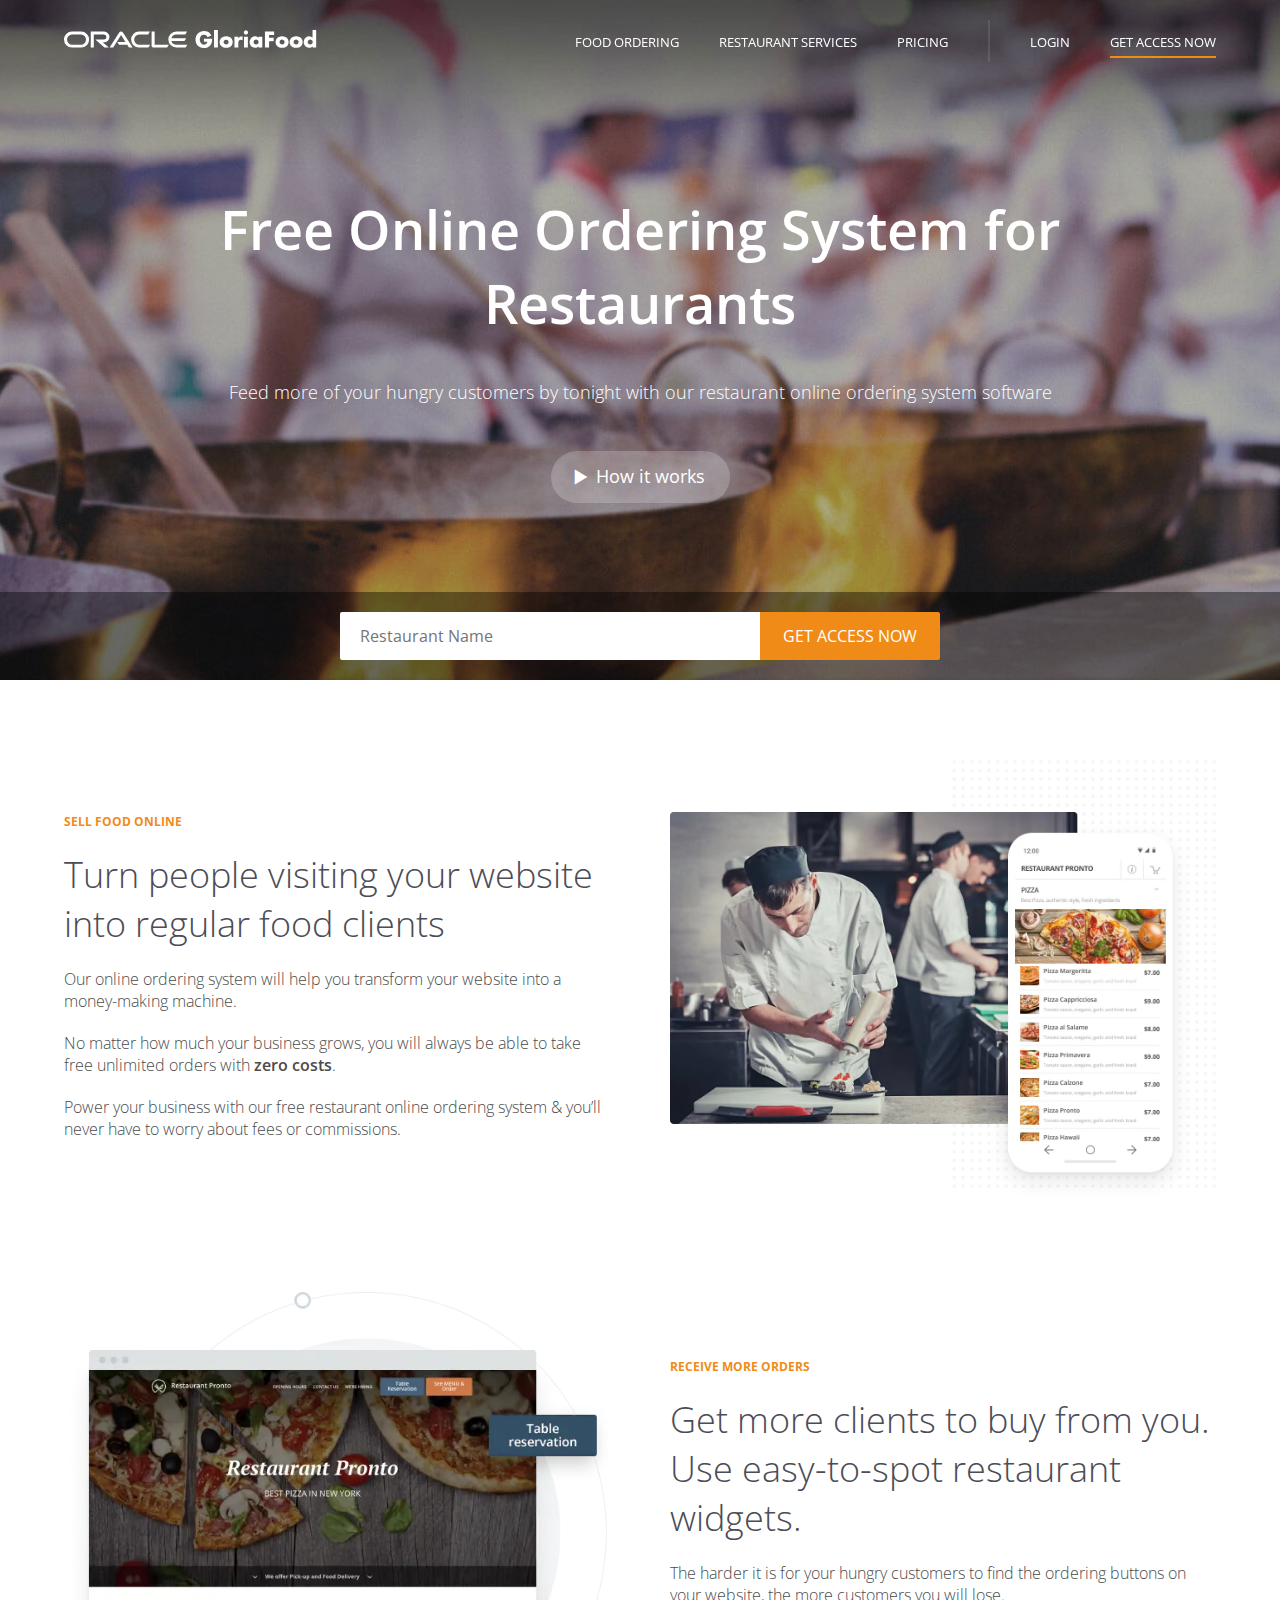
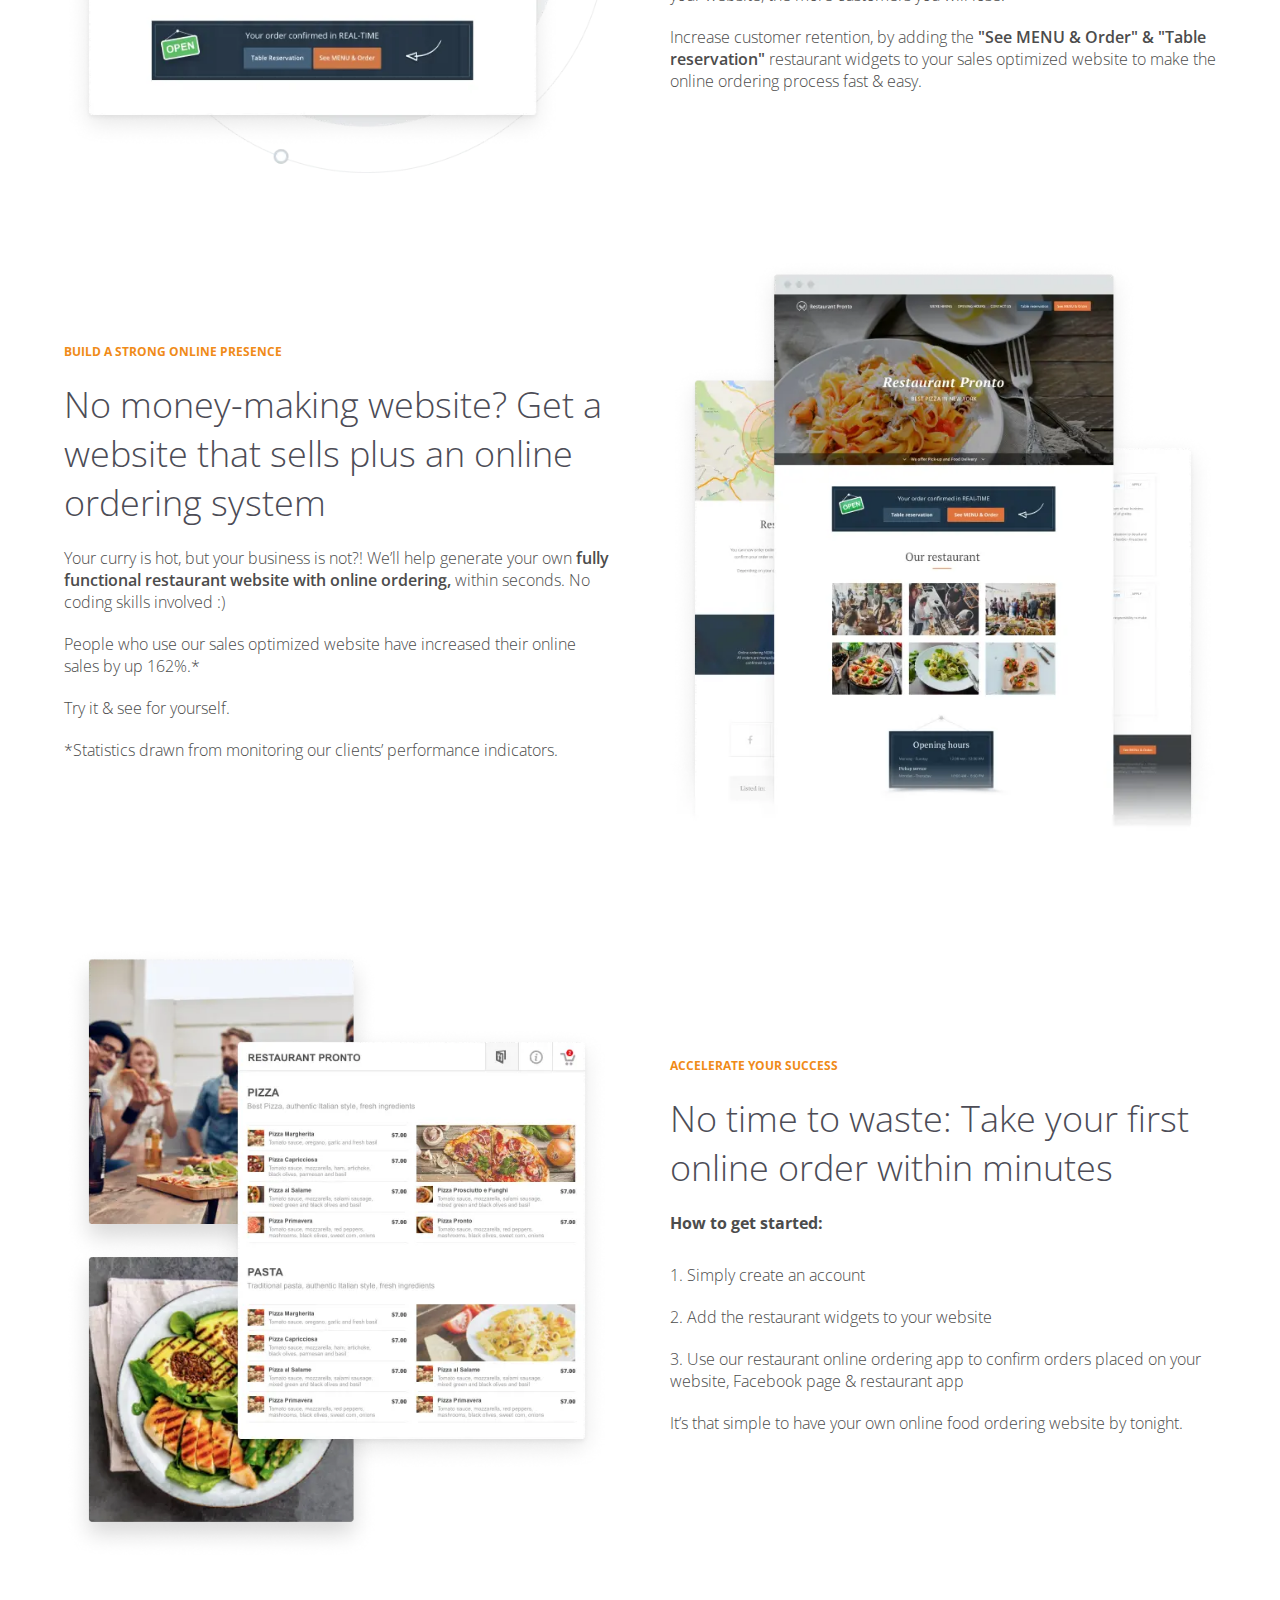
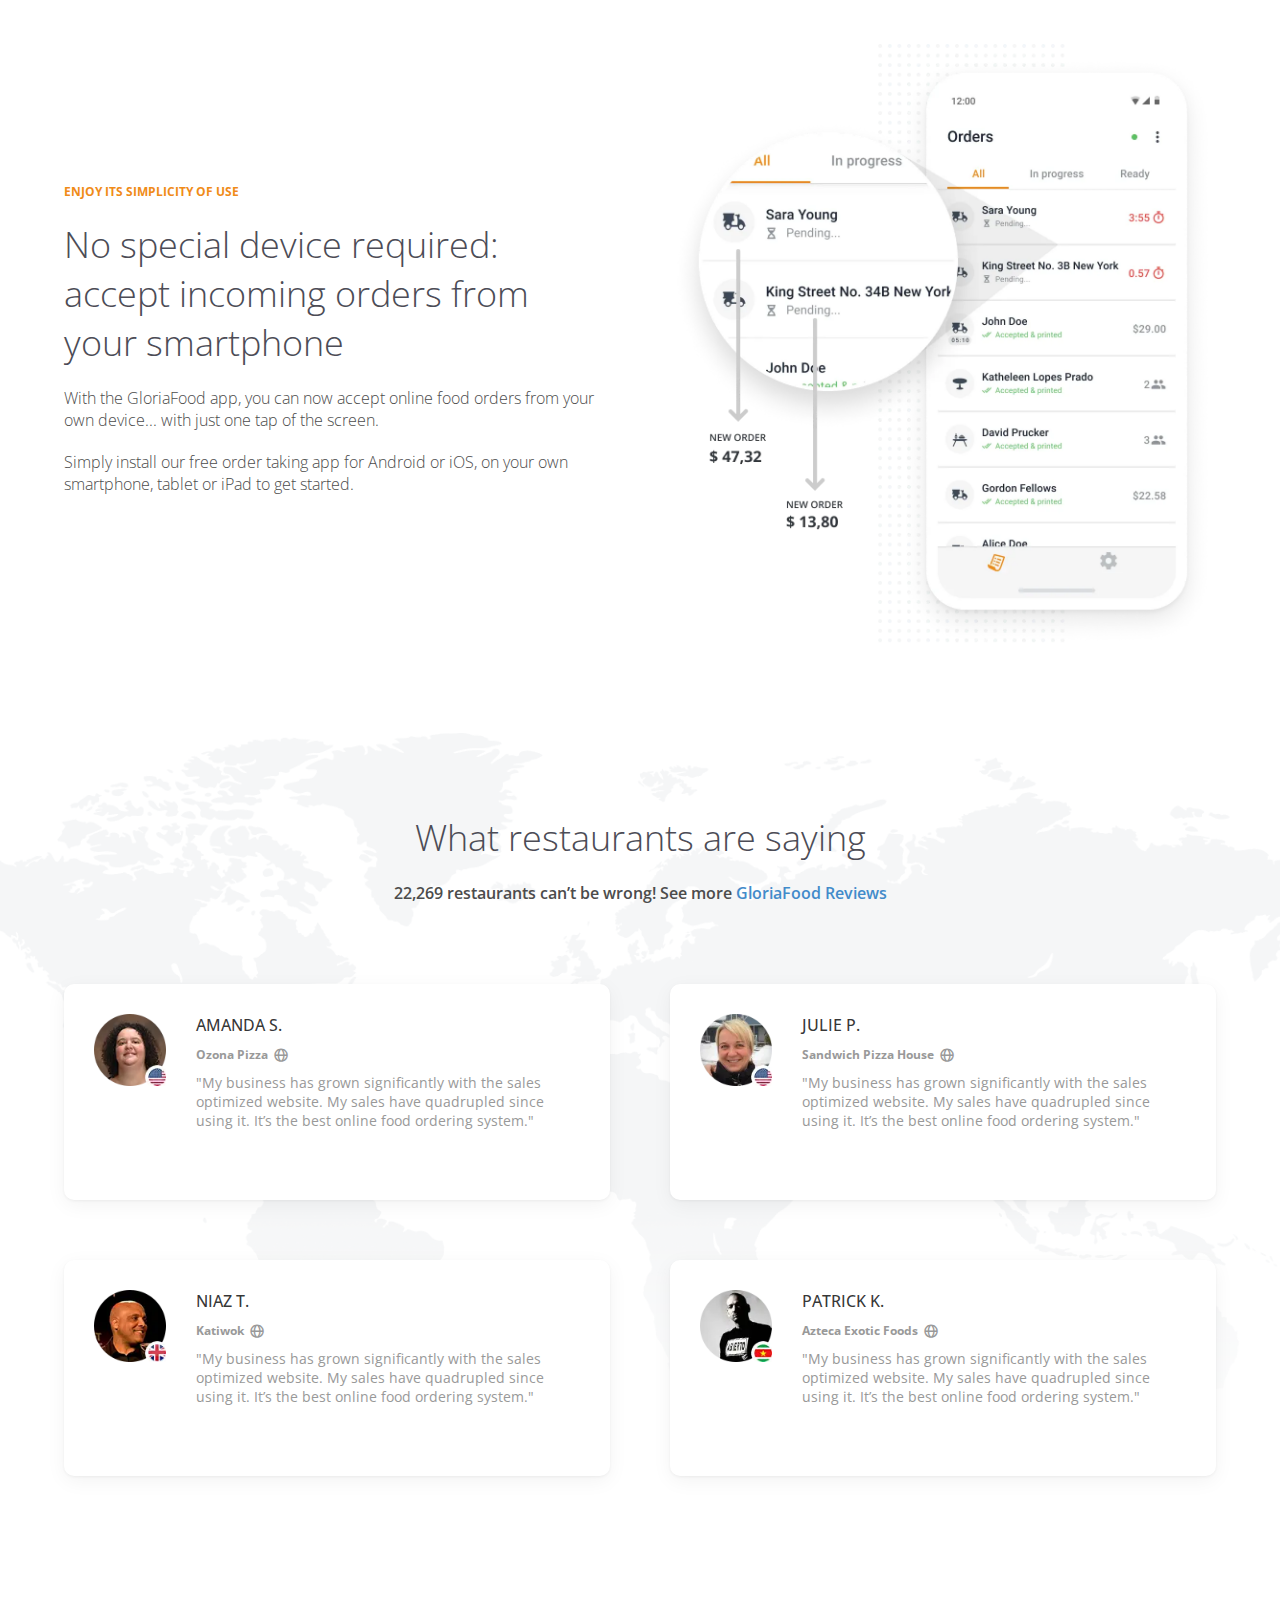
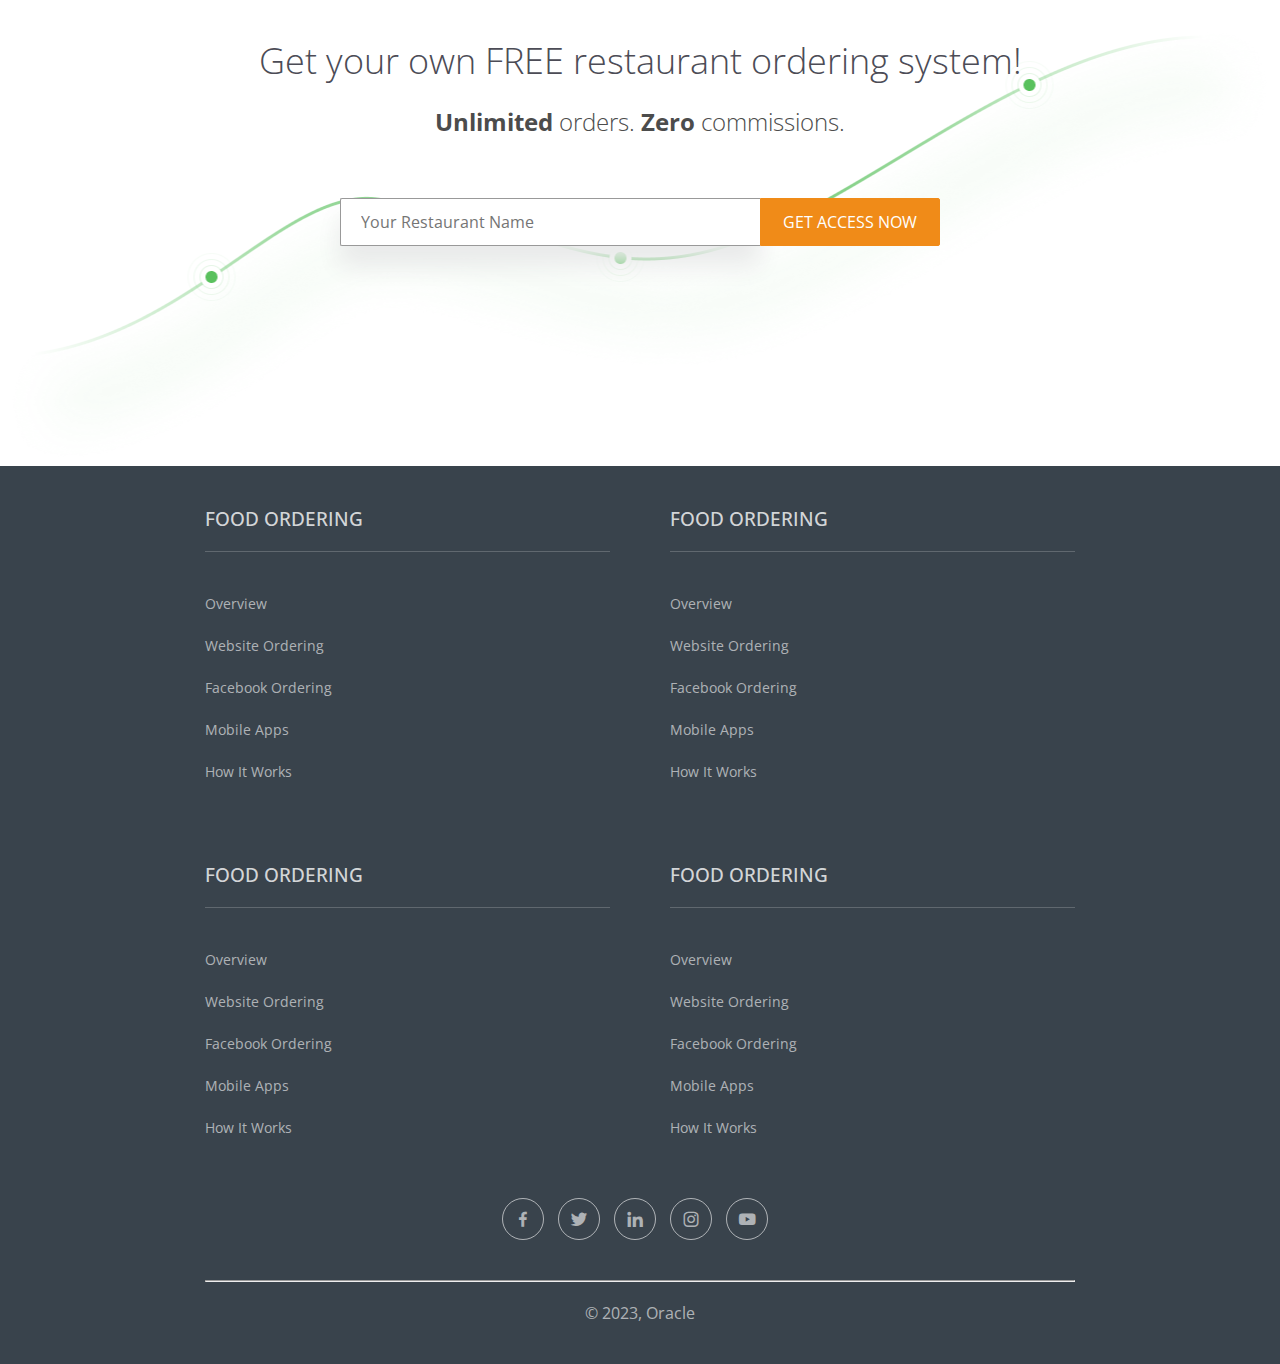
<file: index.html>
<!DOCTYPE html>
<html lang="en">
  <head>
    <meta charset="UTF-8" />
    <meta http-equiv="X-UA-Compatible" content="IE=edge" />
    <meta name="viewport" content="width=device-width, initial-scale=1.0" />
    <title>Free Online Ordering System</title>
    <link href='https://unpkg.com/boxicons@2.1.4/css/boxicons.min.css' rel='stylesheet'>
    <link rel="stylesheet" href="style.css" />
    <script defer src="script.js"></script>
    <link rel="apple-touch-icon" sizes="180x180" href="img/favicon/">
    <link rel="icon" type="image/png" sizes="32x32" href="img/favicon//favicon-32x32.png">
    <link rel="icon" type="image/png" sizes="16x16" href="img/favicon//favicon-16x16.png">
    <link rel="manifest" href="/site.webmanifest">
    <meta name="author" content="Kabir Ahmed Ridoy">
  </head>
  <body>
    <nav id="navbar">
      <a href="index.html"
        ><img src="img/oracle-gloriafood-logo-white-2fd8aaca84.svg" alt=""
      /></a>
      <ul id="menu">
        <li><a href="food-ordering.html">Food Ordering</a></li>
        <li><a href="restaurant-services.html">Restaurant Services</a></li>
        <li><a href="#">Pricing</a></li>
        <li class="login"><a href="#">Login</a></li>
        <li><a href="#" class="gan">Get access now</a></li>
      </ul>
      <i class='bx bx-menu' id="menu-icon" ></i>
      <i class='bx bx-x' id="close-icon"></i>
    </nav>
    <header>
      <div class="header-text">
        <h1>Free Online Ordering System for Restaurants</h1>
        <h2>
          Feed more of your hungry customers by tonight with our restaurant online ordering system software
        </h2>
        <a href="#"><i class='bx bx-play'></i><span>How it works</span></a>
      </div>
      <div class="search">
        <label for="input"></label>
        <input type="text" id="input" placeholder="Restaurant Name" class="s-input"><button type="submit" class="s-btn">Get Access Now</button>
      </div>
    </header>
    <!-- =======================================
        sell food online Section Start
=======================================  -->
<section class="section sfo-section">
    <div class="sfo-container grid">
        <div class="sfo-text">
            <p class="orange-p">sell food online</p>
            <h2 class="h2-text">Turn people visiting your website into regular food clients</h2>
            <p class="p-text">Our online ordering system will help you transform your website into a money-making machine.</p>
            <p class="p-text">No matter how much your business grows, you will always be able to take free unlimited orders with <span class="span-text">zero costs</span>.</p>
            <p class="p-text">Power your business with our free restaurant online ordering system & you’ll never have to worry about fees or commissions.</p>
        </div>
        <div class="sfo-img">
            <img src="img/hp-card1-f859006ad6.png.webp" alt="" class="grid-img">
        </div>
    </div>
</section>
   <!-- =======================================
        receive more orders Section Start
=======================================  -->
<section class="section rmo-section">
    <div class="rmo-container grid">
        <div class="rmo-img">
            <img src="img/hp-card2-b3d10d4590.png.webp" alt="" class="grid-img">
        </div>
        <div class="rmo-text">
            <p class="orange-p">receive more orders</p>
            <h2 class="h2-text">Get more clients to buy from you. Use easy-to-spot restaurant widgets.</h2>
            <p class="p-text">The harder it is for your hungry customers to find the ordering buttons on your website, the more customers you will lose.</p>
            <p class="p-text">Increase customer retention, by adding the <span class="span-text">"See MENU & Order" & "Table reservation"</span> restaurant widgets to your sales optimized website to make the online ordering process fast & easy.</p>
        </div>
    </div>
</section>
   <!-- =======================================
        BUILD A STRONG ONLINE PRESENCE Section Start
=======================================  -->
<section class="section basop-section">
    <div class="basop-container grid">
        <div class="basop-text">
            <p class="orange-p">BUILD A STRONG ONLINE PRESENCE</p>
            <h2 class="h2-text">No money-making website? Get a website that sells plus an online ordering system</h2>
            <p class="p-text">Your curry is hot, but your business is not?! We’ll help generate your own <span class="span-text">fully functional restaurant website with online ordering,</span> within seconds. No coding skills involved :)</p>
            <p class="p-text">People who use our sales optimized website have increased their online sales by up 162%.*</p>
            <p class="p-text">Try it & see for yourself.</p>
            <p class="p-text">*Statistics drawn from monitoring our clients’ performance indicators.</p>
        </div>
        <div class="basop-img">
            <img src="img/hp-card3-4308446176.png.webp" alt="" class="grid-img">
        </div>
    </div>
</section>
     <!-- =======================================
    ACCELERATE YOUR SUCCESS Section Start
=======================================  -->
<section class="section ays-section">
  <div class="ays-container grid">
    <div class="ays-img">
      <img src="img/hp-card4-38123fbb6b.png.webp" alt="" class="grid-img">
    </div>
    <div class="ays-text">
      <p class="orange-p">ACCELERATE YOUR SUCCESS</p>
      <h2 class="h2-text">No time to waste: Take your first online order within minutes</h2>
      <strong class="strong-text">How to get started:</strong>
      <ol>
        <li class="p-text">1. Simply create an account</li>
        <li class="p-text">2. Add the restaurant widgets to your website</li>
        <li class="p-text">3. Use our restaurant online ordering app to confirm orders placed on your website, Facebook page & restaurant app</li>
      </ol>
      <p class="p-text">It’s that simple to have your own online food ordering website by tonight.</p>
    </div>
  </div>
</section>
   <!-- =======================================
        ENJOY ITS SIMPLICITY OF USE Section Start
=======================================  -->
<section class="section es-section">
  <div class="es-container grid">
    <div class="es-text">
      <p class="orange-p">ENJOY ITS SIMPLICITY OF USE</p>
      <h2 class="h2-text">No special device required: accept incoming orders from your smartphone</h2>
      <p class="p-text">With the GloriaFood app, you can now accept online food orders from your own device... with just one tap of the screen.</p>
      <p class="p-text">Simply install our free order taking app for Android or iOS, on your own smartphone, tablet or iPad to get started.</p>
    </div>
    <div class="es-img">
      <img src="img/hp-card5-015560670b.png.webp" alt="" class="grid-img">
    </div>
  </div>
</section>
  <!-- =======================================
      Testimonial Section Start
=======================================  -->
<section class="section testimonial-section">
  <div class="testimonial-title">
    <h2 class="h2-text">What restaurants are saying</h2>
    <p class="span-text">22,269 restaurants can’t be wrong! See more <a href="#"> GloriaFood Reviews</a></p>
  </div>
  <div class="testimonial-container testimonial-grid">
      <div class="testimonial-col">
        <div class="user-img">
          <img src="img/testimonial-amanda-s-us-9bc65b98c0.png.webp" alt="">
        </div>
        <div class="user-text">
         <div class="user-name">Amanda S.</div>
         <div class="location">
          <span>Ozona Pizza</span>
          <i class='bx bx-globe'></i>
         </div>
         <p>"My business has grown significantly with the sales optimized website. My sales have quadrupled since using it. It’s the best online food ordering system."</p>
        </div>
      </div>
      <div class="testimonial-col">
        <div class="user-img">
          <img src="img/testimonial-julie-p-us-af506fe8dd.png.webp" alt="">
        </div>
        <div class="user-text">
         <div class="user-name">Julie P.</div>
         <div class="location">
          <span>Sandwich Pizza House</span>
          <i class='bx bx-globe'></i>
         </div>
         <p>"My business has grown significantly with the sales optimized website. My sales have quadrupled since using it. It’s the best online food ordering system."</p>
        </div>
      </div>
      <div class="testimonial-col">
        <div class="user-img">
          <img src="img/testimonial-niaz-t-uk-2418d2f52e.png.webp" alt="">
        </div>
        <div class="user-text">
         <div class="user-name">Niaz T.</div>
         <div class="location">
          <span>Katiwok</span>
          <i class='bx bx-globe'></i>
         </div>
         <p>"My business has grown significantly with the sales optimized website. My sales have quadrupled since using it. It’s the best online food ordering system."</p>
        </div>
      </div>
      <div class="testimonial-col">
        <div class="user-img">
          <img src="img/testimonial-patrick-k-sr-9e644b6e55.png.webp" alt="">
        </div>
        <div class="user-text">
         <div class="user-name">Patrick K.</div>
         <div class="location">
          <span>Azteca Exotic Foods</span>
          <i class='bx bx-globe'></i>
         </div>
         <p>"My business has grown significantly with the sales optimized website. My sales have quadrupled since using it. It’s the best online food ordering system."</p>
        </div>
      </div>
  </div>
</section>
  <!-- =======================================
      Call To Action Section Start
=======================================  -->
<section class="section cta-section">
  <div class="cta-title">
    <h2 class="h2-text">Get your own FREE restaurant ordering system!</h2>
    <h3 class="h3-text"><strong>Unlimited</strong> orders. <strong>Zero</strong> commissions.</h3>
  </div>
  <div class="cta-search">
    <label for="input"></label>
    <input type="text" id="input" placeholder="Your Restaurant Name" class="s-input"><button type="submit" class="s-btn">Get Access Now</button>
  </div>
</section>
 <!-- =======================================
      Footer Section Start
=======================================  -->
<footer class="footer-section">
  <div class="footer-container grid">
    <div class="footer-col">
      <h3>Food ordering</h3>
      <ul>
        <li><a href="#">Overview</a></li>
        <li><a href="#">Website Ordering</a></li>
        <li><a href="#">Facebook Ordering</a></li>
        <li><a href="#">Mobile Apps</a></li>
        <li><a href="#">How It Works</a></li>
      </ul>
    </div>
    <div class="footer-col">
      <h3>Food ordering</h3>
      <ul>
        <li><a href="#">Overview</a></li>
        <li><a href="#">Website Ordering</a></li>
        <li><a href="#">Facebook Ordering</a></li>
        <li><a href="#">Mobile Apps</a></li>
        <li><a href="#">How It Works</a></li>
      </ul>
    </div>
    <div class="footer-col">
      <h3>Food ordering</h3>
      <ul>
        <li><a href="#">Overview</a></li>
        <li><a href="#">Website Ordering</a></li>
        <li><a href="#">Facebook Ordering</a></li>
        <li><a href="#">Mobile Apps</a></li>
        <li><a href="#">How It Works</a></li>
      </ul>
    </div>
    <div class="footer-col">
      <h3>Food ordering</h3>
      <ul>
        <li><a href="#">Overview</a></li>
        <li><a href="#">Website Ordering</a></li>
        <li><a href="#">Facebook Ordering</a></li>
        <li><a href="#">Mobile Apps</a></li>
        <li><a href="#">How It Works</a></li>
      </ul>
    </div>
  </div>
  <div class="icons">
    <i class='bx bxl-facebook' ></i>
    <i class='bx bxl-twitter' ></i>
    <i class='bx bxl-linkedin' ></i>
    <i class='bx bxl-instagram' ></i>
    <i class='bx bxl-youtube' ></i>
  </div>
  <hr>
  <div class="copyright">
    <p>© 2023, Oracle</p>
  </div>
</footer>
  </body>
</html>
</file>
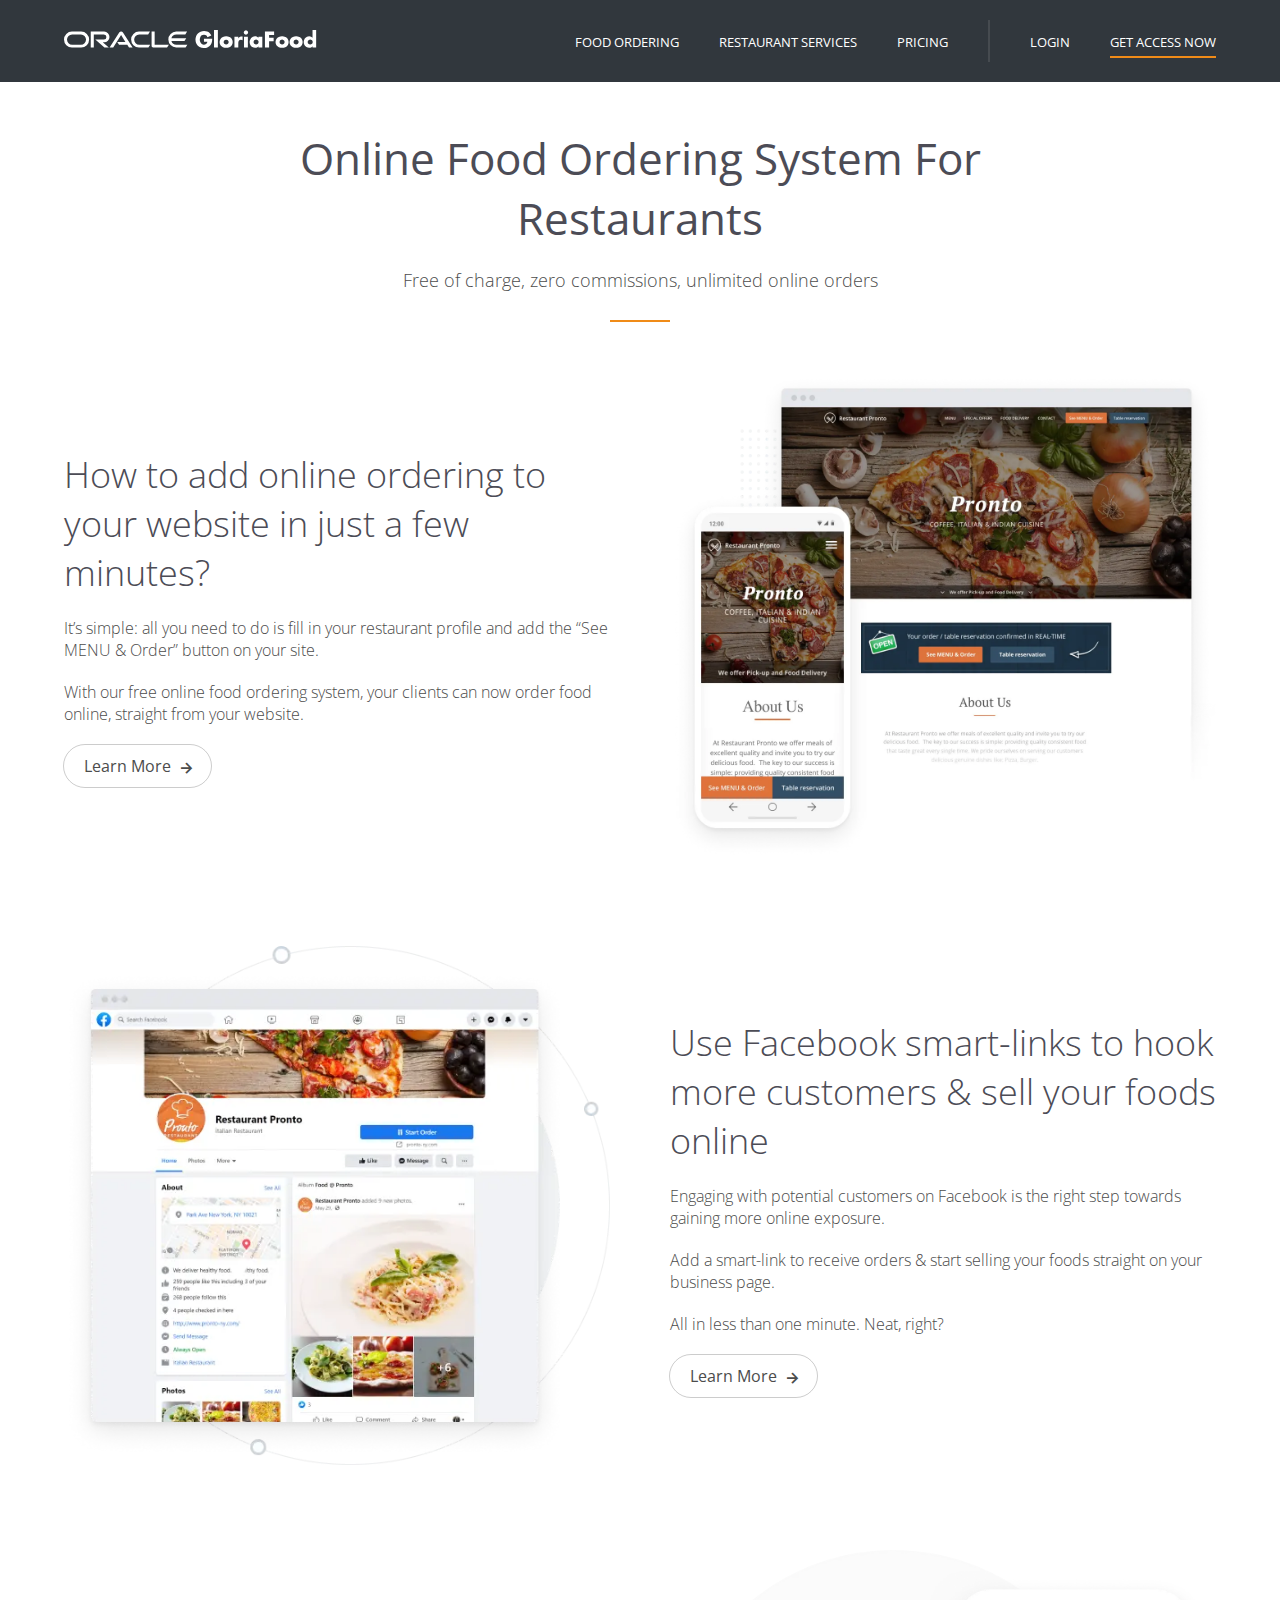
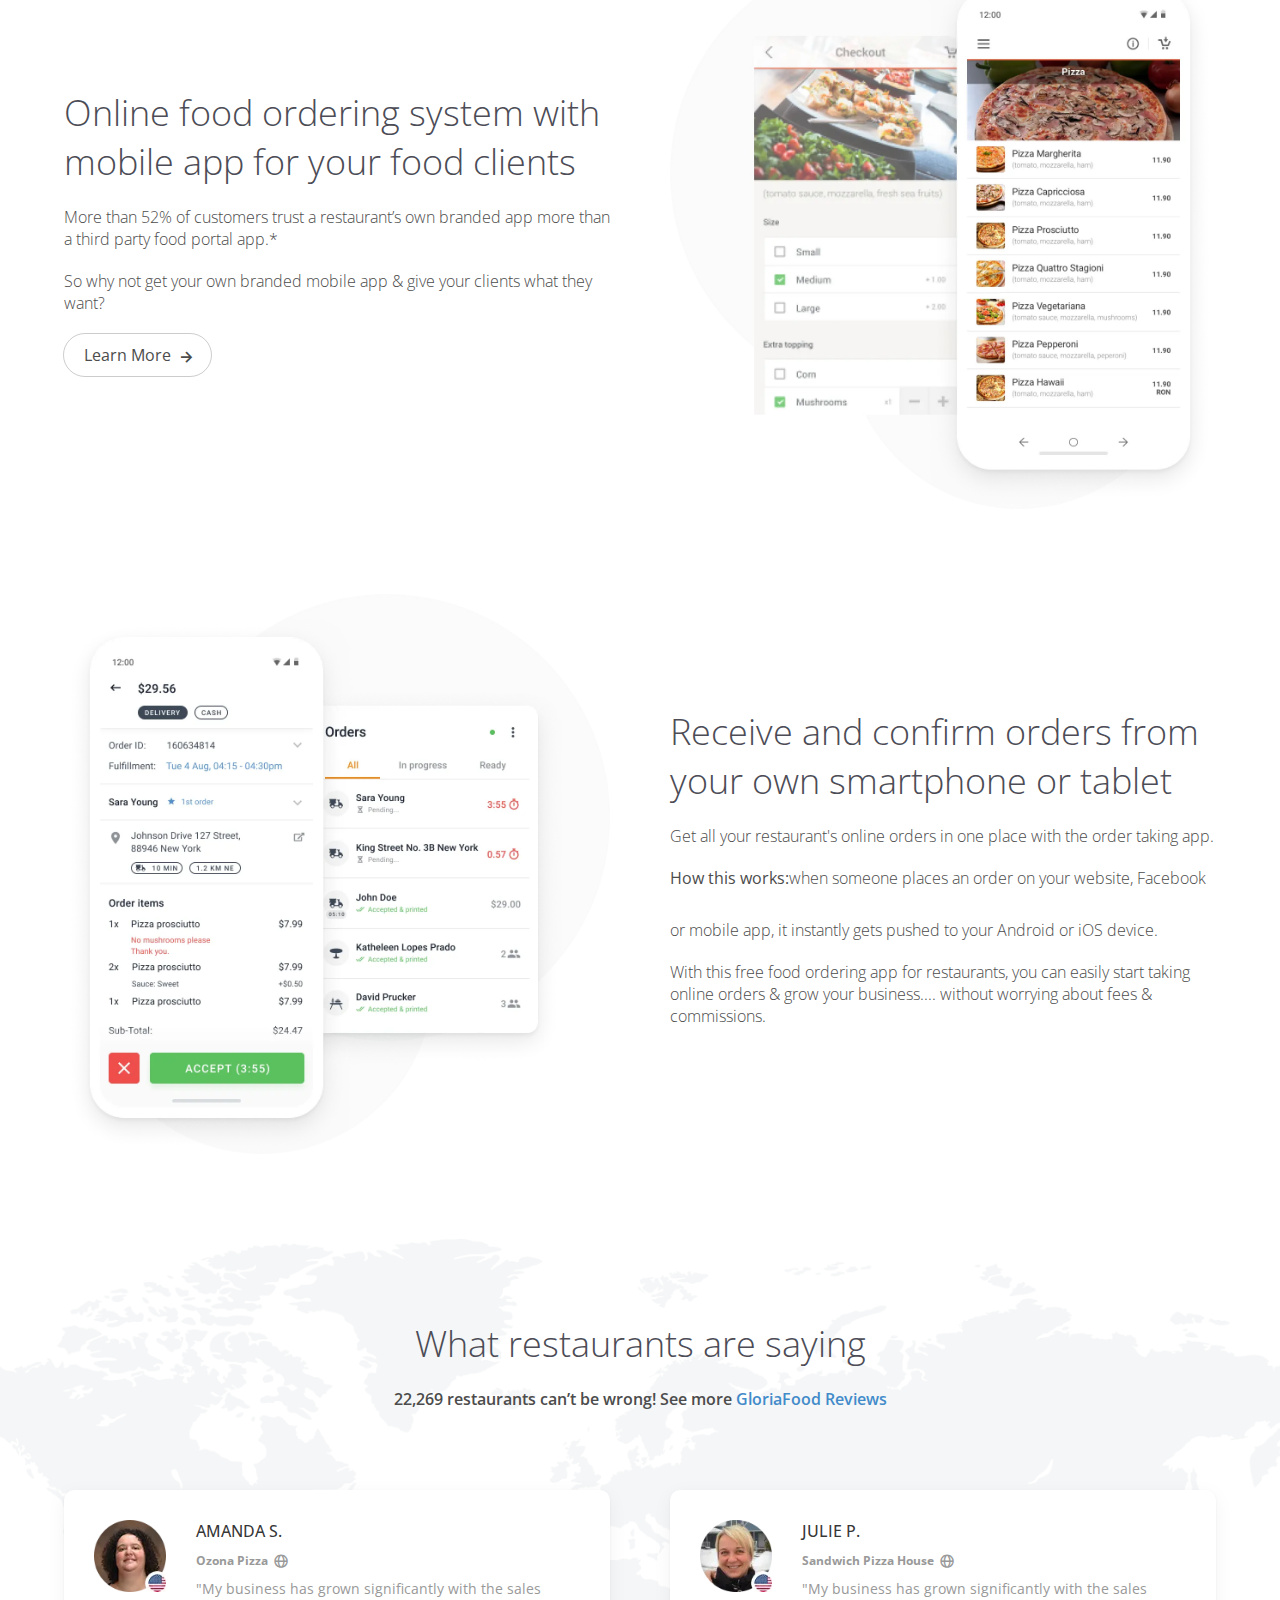
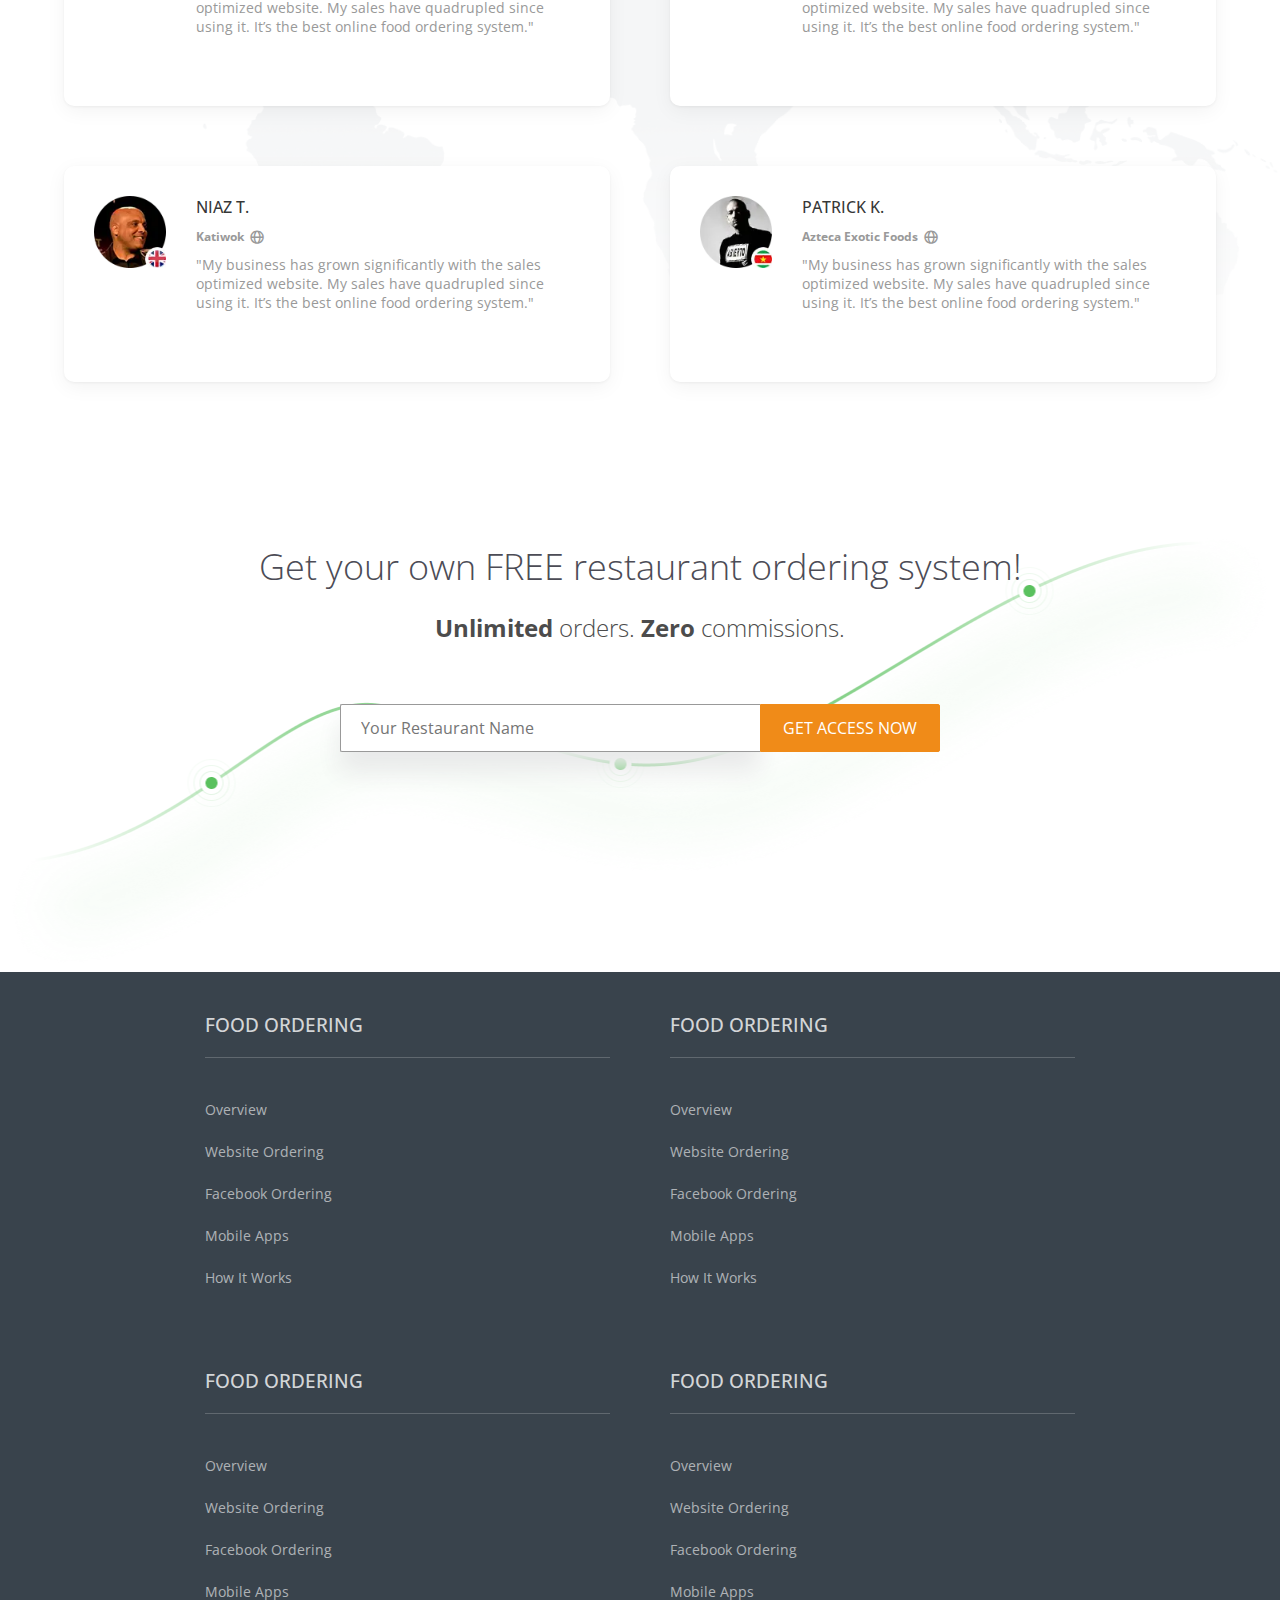
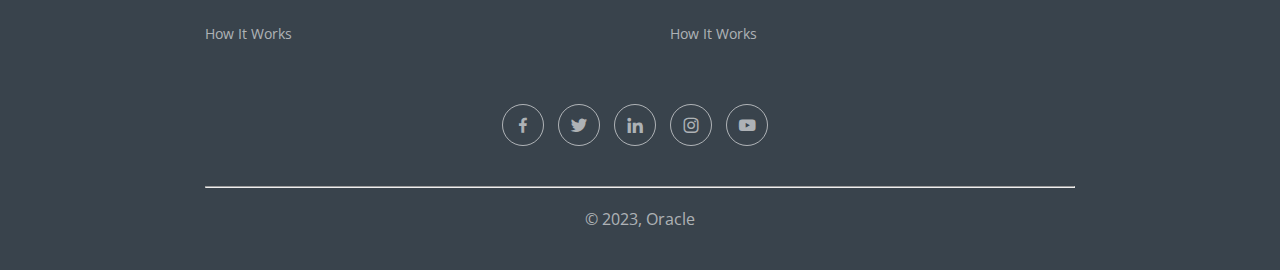
<file: food-ordering.html>
<!DOCTYPE html>
<html lang="en">
  <head>
    <meta charset="UTF-8" />
    <meta http-equiv="X-UA-Compatible" content="IE=edge" />
    <meta name="viewport" content="width=device-width, initial-scale=1.0" />
    <title>Free Online Ordering System</title>
    <link href='https://unpkg.com/boxicons@2.1.4/css/boxicons.min.css' rel='stylesheet'>
    <link rel="stylesheet" href="style.css" />
    <script defer src="script.js"></script>
    <link rel="apple-touch-icon" sizes="180x180" href="img/favicon/">
    <link rel="icon" type="image/png" sizes="32x32" href="img/favicon//favicon-32x32.png">
    <link rel="icon" type="image/png" sizes="16x16" href="img/favicon//favicon-16x16.png">
    <link rel="manifest" href="/site.webmanifest">
    <meta name="author" content="Kabir Ahmed Ridoy">
  </head>
  <body>
    <nav id="navbar" style="background-color: #31373d;">
      <a href="index.html"
        ><img src="img/oracle-gloriafood-logo-white-2fd8aaca84.svg" alt=""
      /></a>
      <ul id="menu">
        <li><a href="#">Food Ordering</a></li>
        <li><a href="#">Restaurant Services</a></li>
        <li><a href="#">Pricing</a></li>
        <li class="login"><a href="#">Login</a></li>
        <li><a href="#" class="gan">Get access now</a></li>
      </ul>
      <i class='bx bx-menu' id="menu-icon" ></i>
      <i class='bx bx-x' id="close-icon"></i>
    </nav>
    <div class="header">
        <h1>Online Food Ordering System
            For Restaurants</h1>
            <h2>Free of charge, zero commissions, unlimited online orders</h2>
            <span></span>
    </div>
    <!-- =======================================
        sell food online Section Start
=======================================  -->
<section class="section sfo-section">
    <div class="sfo-container grid">
        <div class="sfo-text">
            <h2 class="h2-text">How to add online ordering to your website in just a few minutes?</h2>
            <p class="p-text">It’s simple: all you need to do is fill in your restaurant profile and add the “See MENU & Order” button on your site.</p>
            <p class="p-text">With our free online food ordering system, your clients can now order food online, straight from your website.</p>
            <button class="lm-btn">Learn More<i class='bx bx-right-arrow-alt'></i></button>
        </div>
        <div class="sfo-img">
            <img src="img/food-ordering-card1-45738f9e9a.png.webp" alt="" class="grid-img">
        </div>
    </div>
</section>
   <!-- =======================================
        receive more orders Section Start
=======================================  -->
<section class="section rmo-section">
    <div class="rmo-container grid">
        <div class="rmo-img">
            <img src="img/food-ordering-card2-df7aa7472a.png.webp" alt="" class="grid-img">
        </div>
        <div class="rmo-text">
            <h2 class="h2-text">Use Facebook smart-links to hook more customers & sell your foods online</h2>
            <p class="p-text">Engaging with potential customers on Facebook is the right step towards gaining more online exposure.</p>
            <p class="p-text">Add a smart-link to receive orders & start selling your foods straight on your business page. </p>
            <p class="p-text">All in less than one minute. Neat, right? </p>
            <button class="lm-btn">Learn More<i class='bx bx-right-arrow-alt'></i></button>
        </div>
    </div>
</section>
   <!-- =======================================
        BUILD A STRONG ONLINE PRESENCE Section Start
=======================================  -->
<section class="section basop-section">
    <div class="basop-container grid">
        <div class="basop-text">
            <h2 class="h2-text">Online food ordering system with mobile app for your food clients</h2>
            <p class="p-text">More than 52% of customers trust a restaurant’s own branded app more than a third party food portal app.*</p>
            <p class="p-text">So why not get your own branded mobile app & give your clients what they want?</p>
            <button class="lm-btn">Learn More<i class='bx bx-right-arrow-alt'></i></button>
        </div>
        <div class="basop-img">
            <img src="img/food-ordering-card3-18eac5f734.png.webp" alt="" class="grid-img">
        </div>
    </div>
</section>
     <!-- =======================================
    ACCELERATE YOUR SUCCESS Section Start
=======================================  -->
<section class="section ays-section">
  <div class="ays-container grid">
    <div class="ays-img">
      <img src="img/food-ordering-card4-dc52d5d3da.png.webp" alt="" class="grid-img">
    </div>
    <div class="ays-text">
      <h2 class="h2-text">Receive and confirm orders from your own smartphone or tablet</h2>
      <p class="p-text">Get all your restaurant's online orders in one place with the order taking app.</p>
      <p class="p-text"><strong class="strong-text">How this works:</strong>when someone places an order on your website, Facebook or mobile app, it instantly gets pushed to your Android or iOS device.</p>
      <p class="p-text">With this free food ordering app for restaurants, you can easily start taking online orders & grow your business.... without worrying about fees & commissions.</p>
    </div>
  </div>
</section>
  <!-- =======================================
      Testimonial Section Start
=======================================  -->
<section class="section testimonial-section">
  <div class="testimonial-title">
    <h2 class="h2-text">What restaurants are saying</h2>
    <p class="span-text">22,269 restaurants can’t be wrong! See more <a href="#"> GloriaFood Reviews</a></p>
  </div>
  <div class="testimonial-container testimonial-grid">
      <div class="testimonial-col">
        <div class="user-img">
          <img src="img/testimonial-amanda-s-us-9bc65b98c0.png.webp" alt="">
        </div>
        <div class="user-text">
         <div class="user-name">Amanda S.</div>
         <div class="location">
          <span>Ozona Pizza</span>
          <i class='bx bx-globe'></i>
         </div>
         <p>"My business has grown significantly with the sales optimized website. My sales have quadrupled since using it. It’s the best online food ordering system."</p>
        </div>
      </div>
      <div class="testimonial-col">
        <div class="user-img">
          <img src="img/testimonial-julie-p-us-af506fe8dd.png.webp" alt="">
        </div>
        <div class="user-text">
         <div class="user-name">Julie P.</div>
         <div class="location">
          <span>Sandwich Pizza House</span>
          <i class='bx bx-globe'></i>
         </div>
         <p>"My business has grown significantly with the sales optimized website. My sales have quadrupled since using it. It’s the best online food ordering system."</p>
        </div>
      </div>
      <div class="testimonial-col">
        <div class="user-img">
          <img src="img/testimonial-niaz-t-uk-2418d2f52e.png.webp" alt="">
        </div>
        <div class="user-text">
         <div class="user-name">Niaz T.</div>
         <div class="location">
          <span>Katiwok</span>
          <i class='bx bx-globe'></i>
         </div>
         <p>"My business has grown significantly with the sales optimized website. My sales have quadrupled since using it. It’s the best online food ordering system."</p>
        </div>
      </div>
      <div class="testimonial-col">
        <div class="user-img">
          <img src="img/testimonial-patrick-k-sr-9e644b6e55.png.webp" alt="">
        </div>
        <div class="user-text">
         <div class="user-name">Patrick K.</div>
         <div class="location">
          <span>Azteca Exotic Foods</span>
          <i class='bx bx-globe'></i>
         </div>
         <p>"My business has grown significantly with the sales optimized website. My sales have quadrupled since using it. It’s the best online food ordering system."</p>
        </div>
      </div>
  </div>
</section>
  <!-- =======================================
      Call To Action Section Start
=======================================  -->
<section class="section cta-section">
  <div class="cta-title">
    <h2 class="h2-text">Get your own FREE restaurant ordering system!</h2>
    <h3 class="h3-text"><strong>Unlimited</strong> orders. <strong>Zero</strong> commissions.</h3>
  </div>
  <div class="cta-search">
    <label for="input"></label>
    <input type="text" id="input" placeholder="Your Restaurant Name" class="s-input"><button type="submit" class="s-btn">Get Access Now</button>
  </div>
</section>
 <!-- =======================================
      Footer Section Start
=======================================  -->
<footer class="footer-section">
  <div class="footer-container grid">
    <div class="footer-col">
      <h3>Food ordering</h3>
      <ul>
        <li><a href="#">Overview</a></li>
        <li><a href="#">Website Ordering</a></li>
        <li><a href="#">Facebook Ordering</a></li>
        <li><a href="#">Mobile Apps</a></li>
        <li><a href="#">How It Works</a></li>
      </ul>
    </div>
    <div class="footer-col">
      <h3>Food ordering</h3>
      <ul>
        <li><a href="#">Overview</a></li>
        <li><a href="#">Website Ordering</a></li>
        <li><a href="#">Facebook Ordering</a></li>
        <li><a href="#">Mobile Apps</a></li>
        <li><a href="#">How It Works</a></li>
      </ul>
    </div>
    <div class="footer-col">
      <h3>Food ordering</h3>
      <ul>
        <li><a href="#">Overview</a></li>
        <li><a href="#">Website Ordering</a></li>
        <li><a href="#">Facebook Ordering</a></li>
        <li><a href="#">Mobile Apps</a></li>
        <li><a href="#">How It Works</a></li>
      </ul>
    </div>
    <div class="footer-col">
      <h3>Food ordering</h3>
      <ul>
        <li><a href="#">Overview</a></li>
        <li><a href="#">Website Ordering</a></li>
        <li><a href="#">Facebook Ordering</a></li>
        <li><a href="#">Mobile Apps</a></li>
        <li><a href="#">How It Works</a></li>
      </ul>
    </div>
  </div>
  <div class="icons">
    <i class='bx bxl-facebook' ></i>
    <i class='bx bxl-twitter' ></i>
    <i class='bx bxl-linkedin' ></i>
    <i class='bx bxl-instagram' ></i>
    <i class='bx bxl-youtube' ></i>
  </div>
  <hr>
  <div class="copyright">
    <p>© 2023, Oracle</p>
  </div>
</footer>
  </body>
  <script>
    const navbar= document.getElementById("navbar");
window.addEventListener("scroll", ()=>{
    if(scrollY> 0){
        navbar.style.backgroundColor= "#31373d";
    }
    else{
        navbar.style.backgroundColor= "#31373d";
    }
})
  </script>
</html>
</file>
<file: style.css>
@import url('https://fonts.googleapis.com/css2?family=Open+Sans:wght@300;400;500;600;700;800&display=swap');
*{
    margin: 0;
    padding: 0;
    box-sizing: border-box;
    list-style: none;
    text-decoration: none;
    font-family: 'Open Sans', sans-serif;
}
:root{
    --main-color: #f08b18;
    --big-font-color: #4c4c56;
    --small-font-color: #4c4c4c;
    --hover-color: #d3770e;
    --span-text: #4c4c4c;
}

/* =======================================
Header Part Start
======================================= */
nav{
    position: fixed;
    display: flex;
    justify-content: space-between;
    align-items: center;
    width: 100%;
    padding: 20px 16%;
    z-index: 999;
    transition: background .4s linear;
}
nav ul{
    display: flex;
    align-items: center;
    justify-content: space-between;
    gap: 40px;
}
nav ul li{
    padding: 10px 0;
}
nav ul li a{
    color: white;
    font-size: 13px;
    font-weight: 400;
    text-transform: uppercase;
    transition: .4s;
}
nav ul li a:hover{
    color: var(--main-color);
}
.login{
    border-left: 2px solid rgba(255, 255, 255, 0.1);
    padding-left: 40px;
}
.gan{
    padding-bottom: 5px;
    border-bottom: 2px solid var(--main-color);
}
#menu-icon{
    font-size: 40px;
    color: white;
    display: none;
}
#close-icon{
    font-size: 40px;
    color: white;
    display: none;
}
header{
    background: url(img/homepage-hero-f92ce3baf2.jpg);
    background-position: center;
    background-size: cover;
    width: 100%;
    position: relative;
    display: flex;
    align-items: center;
    justify-content: center;
    padding: 15% 16%;
    transition: width .5s;
}
.header-text{
    text-align: center;
}
.header-text h1{
    font-size: 54px;
    font-weight: 600;
    color: white;
    margin-bottom: 40px;
}
.header-text h2{
    font-size: 18px;
    font-weight: 300;
    color: white;
    margin-bottom: 60px;
}
.header-text a{
    padding: 15px 25px 15px 45px;
    background-color: rgba(255, 255, 255, 0.2);
    border-radius: 50px;
    color: white;
    position: relative;
    transition: box-shadow .5s ease-out,-webkit-box-shadow .5s ease-out;
}
.header-text span{
    font-size: 18px;
}
.header-text a i{
   font-size: 30px;
    position: absolute;
    left: 15px;
    top: 50%;
    transform: translateY(-50%);
}
.header-text a:hover{
    box-shadow: 0 1px 8px rgba(255,255,255,.6);
}
.search{
    position: absolute;
    bottom: 0;
    left: 0;
    right: 0;
    background-color: rgba(0, 0, 0, 0.4);
    text-align: center;
    padding: 20px 0;
}
.search button:hover{
    background-color: var(--hover-color);
}

/* =======================================
ACCELERATE YOUR SUCCESS section Start
======================================= */
.ays-text ol li{
    margin-bottom: 20px;
}
/* =======================================
Testimonial section Start
======================================= */
.testimonial-section{
    background: url(img/map-10d5a59860.png);
    background-size: cover;
    background-position: center;
    margin-top: 80px;
}
.testimonial-grid{
    display: grid;
    grid-template-columns: repeat(auto-fit, minmax(400px, auto));
    gap: 60px;
    align-items: center;
}
.testimonial-title{
    text-align: center;
    margin-bottom: 80px;
}
.testimonial-title p a{
    color: #428bca;
}
.testimonial-title p a:hover{
    text-decoration: underline;
}
.testimonial-col{
    background-color: white;
    box-shadow: 0 1px 3px rgba(0,0,0,.05),0 5px 20px rgba(0,0,0,.05);
    padding: 30px;
    display: flex;
    gap: 30px;
    border-radius: 10px;
}
.user-img {
    flex-basis: 40%;
}
.user-img img{
    width: 100%;
}
.user-name{
    color: rgba(0, 0, 0, 0.8);
    font-weight: 500;
    text-transform: uppercase;
    margin-bottom: 10px;
}
.location{
    display: flex;
    align-items: center;
    gap: 5px;
    margin-bottom: 10px;
}
.location span{
    color: #999;
    font-size: 12px;
    font-weight: 700;
}
.location i{
    color: #999;
    cursor: pointer;
}
.location i:hover{
    color: #4c4c4c;
}
.user-text p{
    font-size: 14px;
    color: #999;
    margin-bottom: 40px;
}
/* =======================================
Call to Action Section Start
======================================= */
.cta-section{
    background: url(img/green-chart-526906ac93.png);
    background-position: bottom;
    background-repeat: no-repeat;
    margin-top: 80px;
}
.cta-title{
    text-align: center;
    margin-bottom: 60px;
}
.cta-title h3 strong{
    font-weight: bold;
}
.cta-search{
    text-align: center;
    padding-bottom: 220px;
}
.cta-search input{
    box-shadow: 0 20px 25px 0 #e9eaea;
    border: 1px solid #999;
    border-right: none;

}
.cta-search button{
    border: 1px solid var(--main-color);
}
/* =======================================
Footer Section Start
======================================= */
.footer-section{
    background: #39434c;
    padding: 40px 16%;
}
.footer-col h3{
    font-weight: 500;
    color: rgba(255, 255, 255, 0.8);
    margin-bottom: 40px;
    border-bottom: 1px solid rgba(255, 255, 255, 0.2);
    padding-bottom: 20px;
    text-transform: uppercase;
}
.footer-col ul li{
    margin-bottom: 20px;
}
.footer-col ul li a{
    color: rgba(255, 255, 255, 0.6);
    font-size: 14px;
    transition: .3s;
}
.footer-col ul li a:hover{
    color: white;
}
.icons{
    text-align: center;
    margin: 40px 0;
}
.icons i{
    font-size: 20px;
    padding: 10px 10px;
    border-radius: 50%;
    border: 1px solid rgba(255, 255, 255, 0.6);
    color:rgba(255, 255, 255, 0.6);
    cursor: pointer;
    margin-right: 10px;
    transition: .3s;
}
.icons i:hover{
    color: white;
    border-color: white;
}
.copyright{
    text-align: center;
    margin-top: 20px;
    color: rgba(255, 255, 255, 0.6);
}
/* =======================================
Reusable Code Start
======================================= */
.section{
    width: 100%;
    padding: 120px 16% 0 16%;
}
.grid{
    display: grid;
    grid-template-columns: repeat(auto-fit, minmax(300px, auto));
    gap: 60px;
    align-items: center;
    transition: width .5s;
}

.grid-img{
   width: 100%;
}
.orange-p{
    text-transform: uppercase;
    font-size: 12px;
    color: var(--main-color);
    font-weight: 700;
    margin-bottom: 20px;
}
.h2-text{
    font-size: 36px;
    font-weight: 300;
    color: var(--big-font-color);
    margin-bottom: 20px;
}
.p-text{
    font-size: 16px;
    color: var(--small-font-color);
    margin-bottom: 20px;
    font-weight: 300;
}
.span-text{
    font-size: 16px;
    color: var(--span-text);
    font-weight: 600;
}
.strong-text{
    display: inline-block;
    color: var(--span-text);
    margin-bottom: 30px;
}
.s-input{
    width: 420px;
    height: 3rem;
    border-radius: .125rem 0 0 .125rem;
    text-align: left;
    border: none;
    padding: 0 20px;
    font-size: 16px;
    outline: none;
}
.s-btn{
    height: 3rem;
    width: 180px;
    border-radius: 0 .125rem .125rem 0;
    outline: none;
    border: none;
    background-color: var(--main-color);
    color: white;
    font-size: 16px;
    cursor: pointer;
    transition: .3s;
    text-transform: uppercase;
}
.s-btn:hover{
    background-color: var(--hover-color);
}
.h3-text{
    font-size: 24px;
    color: var(--small-font-color);
    font-weight: 300;
}

/* =======================================
Responsive Code Start
======================================= */
@media(max-width:1400px){
    nav{
        padding: 20px 5%;
    }
    .section{
        padding: 80px 5% 0 5%;
    }
}
@media(max-width:1100px){
    #menu-icon{
        display: block;
        cursor: pointer;
    }
    #close-icon{
        cursor: pointer;
    }
    nav ul {
        display: block;
        position: absolute;
        left: 0;
        right: 0;
        background-color: #31373d;
        top: -300px;
        text-align: center;
        padding: 30px 0;
        transition: .4s linear;
        z-index: 0;
    }
    .login{
        border: none;
        padding-left: 0px;
    }
    .gan{
        padding-bottom: 5px;
        border-bottom: none;
    }
}
@media(max-width: 960px){
    .rmo-img{
        order: 1;
    }
    .ays-img{
        order: 1;
    }
}
@media(max-width:800px){
    .h2-text{
        font-size: 30px;
    }
}
@media(max-width:700px){
    header{
        padding: 35% 1%;
    }
    .header-text h1{
        font-size: 35px;
        margin-bottom: 20px;
    }
    .header-text h2{
        margin-bottom: 30px;
    }
    .s-input{
        margin: 0 auto;
        display: block;
        width: 80%;
        margin-bottom: 20px;
    }
    .s-btn{
        display: block;
        width: 80%;
        margin: 0 auto;
    }
    .cta-search input{
        border: 1px solid rgba(153, 153, 153, 0.4);
    }
    .testimonial-col{
        flex-wrap: wrap;
    }
    .user-img{
        flex-basis: 100%;
        text-align: center;
    }
    .user-img img{
        width: 30%;
    }
    .user-text{
        text-align: center;
    }
    .location{
        justify-content: center;
    }
}
@media(max-width:520px){
    header{
        padding: 35% 1% 55% 1%;
    }
}
@media(max-width:420px){
    header{
        padding: 45% 1% 55% 1%;
    }
    nav img{
        width: 80%;
    }
    .testimonial-grid{
        grid-template-columns: repeat(auto-fit, minmax(200px, auto));
    }
    .footer-section{
        padding: 40px 3%;
    }
    .header-text a{
        padding: 10px 20px 10px 40px;
    }
    .header-text span{
        font-size: 16px;
    }
    .header-text a i{
       font-size: 25px;
    }
}
@media(max-width:320px){
    header{
        padding: 35% 1% 65% 1%;
    }
    .grid{
        grid-template-columns: repeat(auto-fit, minmax(200px, auto));
    }
    .h2-text{
        font-size: 30px;
    }
}
@media(max-width:260px){
    header{
        padding: 35% 1% 75% 1%;
    }
}

/*! =======================================
Food-Ordering Code Start
=======================================*/
.header{
    padding: 10% 16% 0 16%;
    text-align: center;
    position: relative;
}
.header h1{
    color: var(--big-font-color);
    font-size: 44px;
    font-weight: 400;
    margin-bottom: 20px;
}
.header h2{
    display: inline-block;
    font-size: 18px;
    font-weight: 300;
    color: var(--small-font-color);
    position: relative;
}
.header span{
    width: 60px;
    height: 2px;
    background-color: var(--main-color);
    position: absolute;
    bottom: -30px;
    left: 50%;
    transform: translateX(-50%);
}
.lm-btn{
    padding: 10px 40px 10px 20px;
    font-size: 16px;
    border-radius: 50px;
    outline: 1px solid rgba(0, 0, 0, 0.2);
    border: none;
    background-color: white;
    color: var(--small-font-color);
    position: relative;
    cursor: pointer;
    transition: .4s;
}
.lm-btn i{
    font-size: 20px;
    margin-left: 5px;
    position: absolute;
    top: 30%;
}
.lm-btn:hover{
    outline: 1px solid rgba(0, 0, 0, 0.8);
}


/*! Restaurant Services */

.c-list li{
    margin-bottom: 20px;
}
.c-list li img{
    margin-right: 10px;
}
</file>
